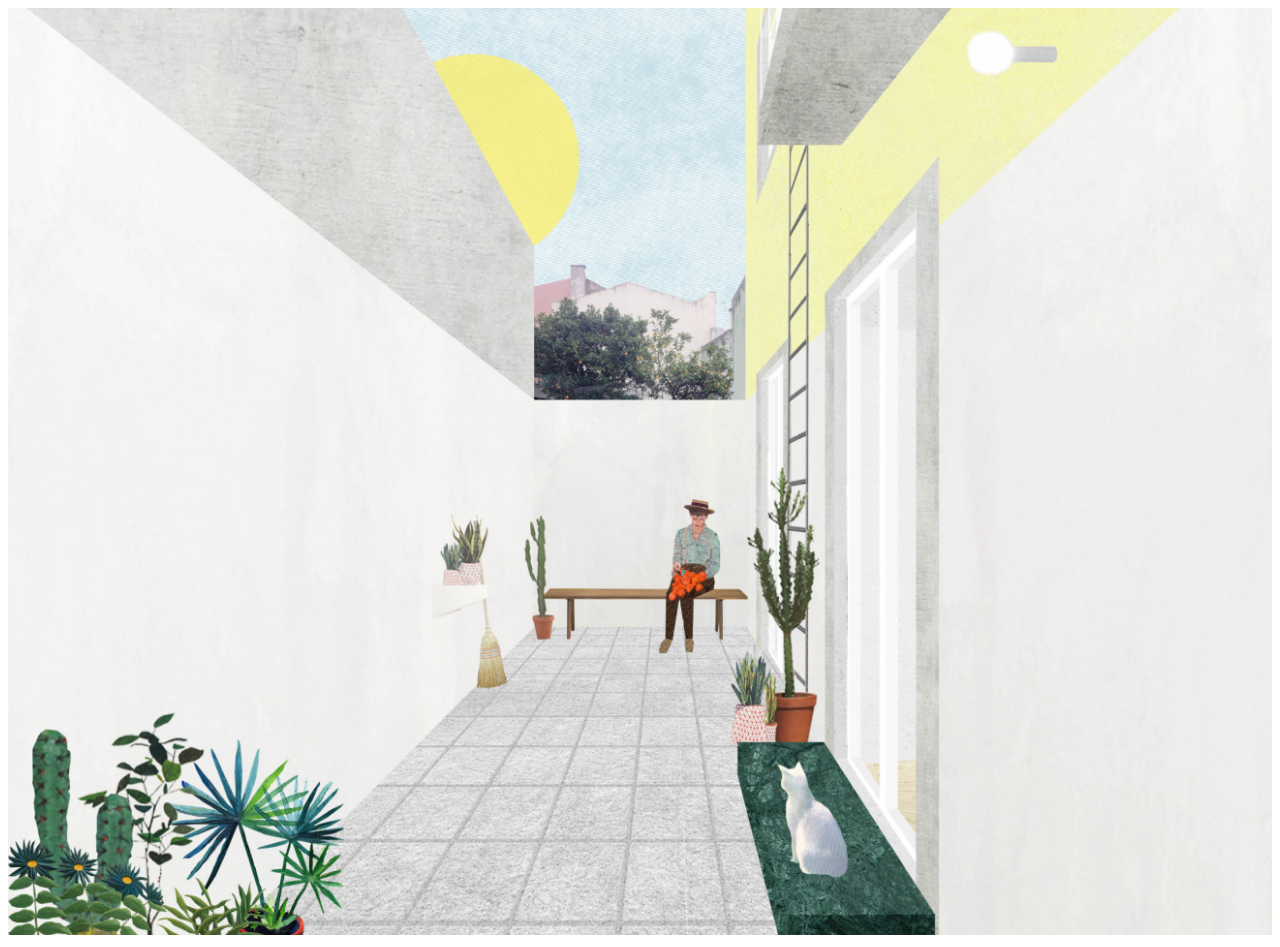
<file: balcony.html>
<!DOCTYPE html>
<html>

<head>
  <meta http-equiv="x-ua-compatible" content="ie=edge">
  <meta charset="utf-8">
  <meta name="viewport" content="width=device-width, initial-scale=1">
  <title>Balcony</title>
</head>
<body>
  <img src="img/balcony.jpg" width="100%" height="100%"/>
</body>
</html>
</file>
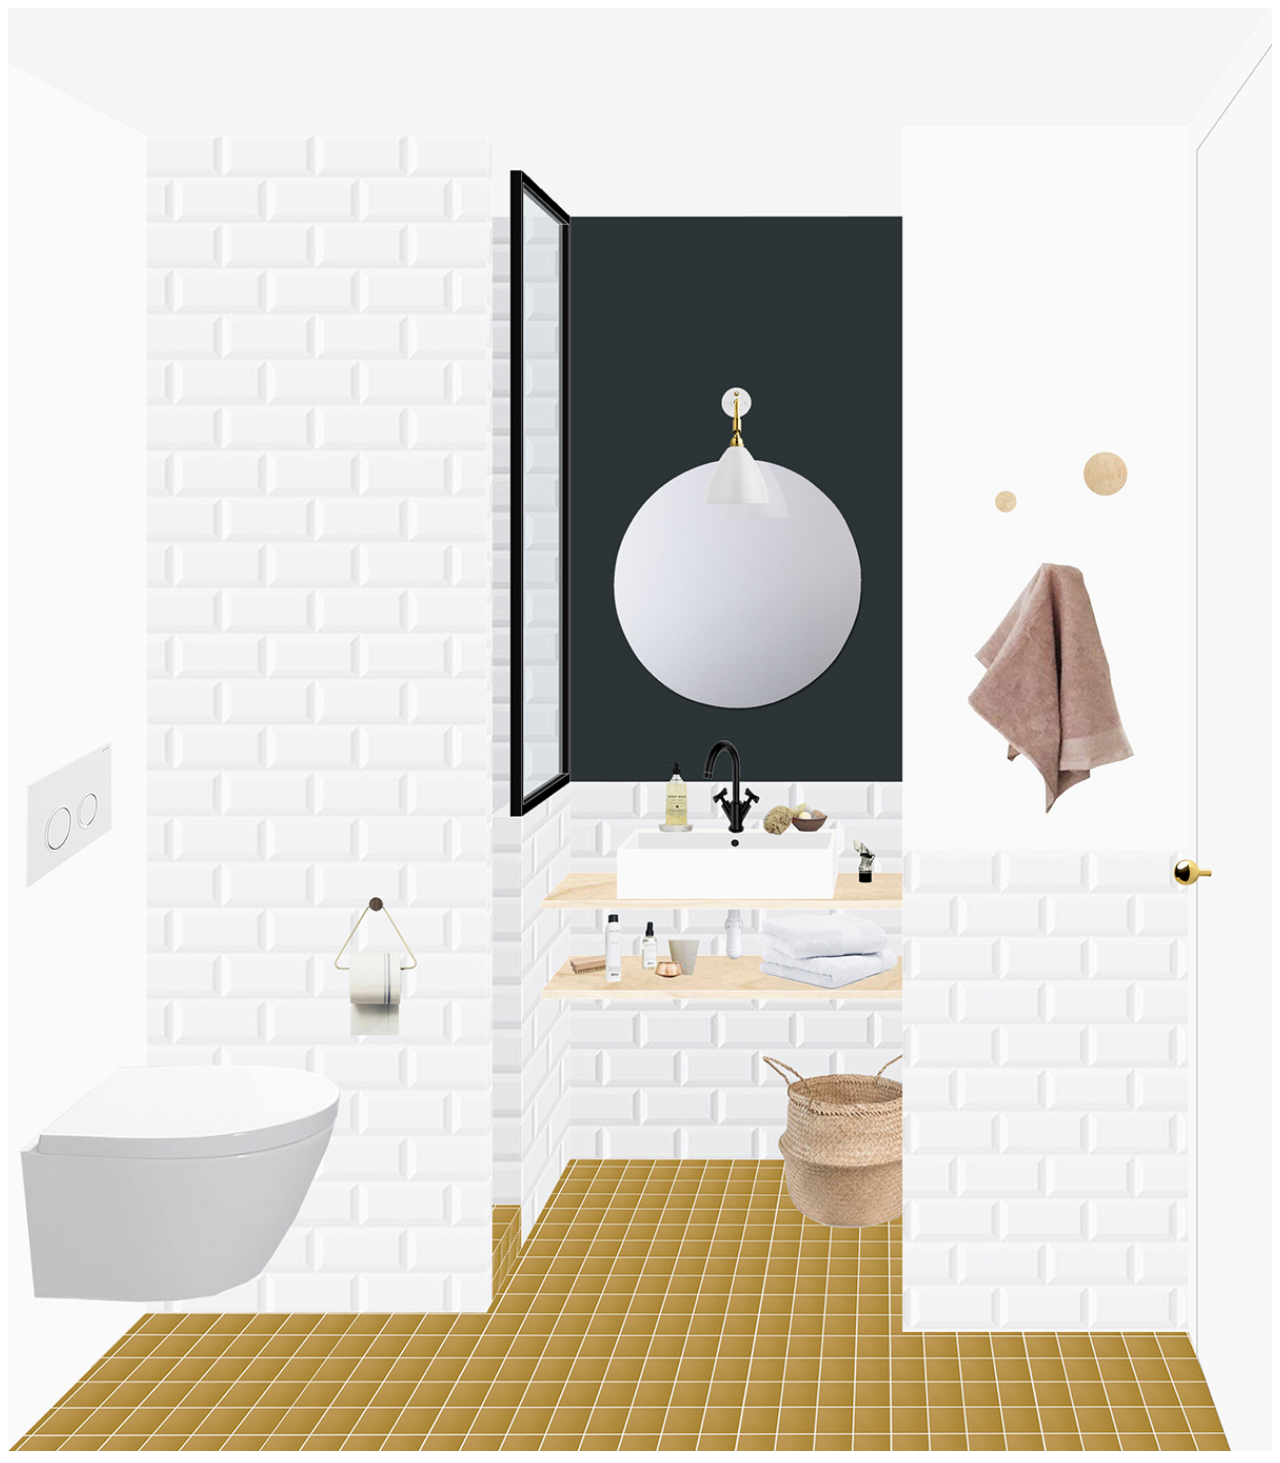
<file: bathroom.html>
<!DOCTYPE html>
<html>

<head>
  <meta http-equiv="x-ua-compatible" content="ie=edge">
  <meta charset="utf-8">
  <meta name="viewport" content="width=device-width, initial-scale=1">
  <title>Bathroom</title>
</head>
<body>
  <img src="img/bathroom.jpg" width="100%" height="100%"/>
</body>
</html>
</file>
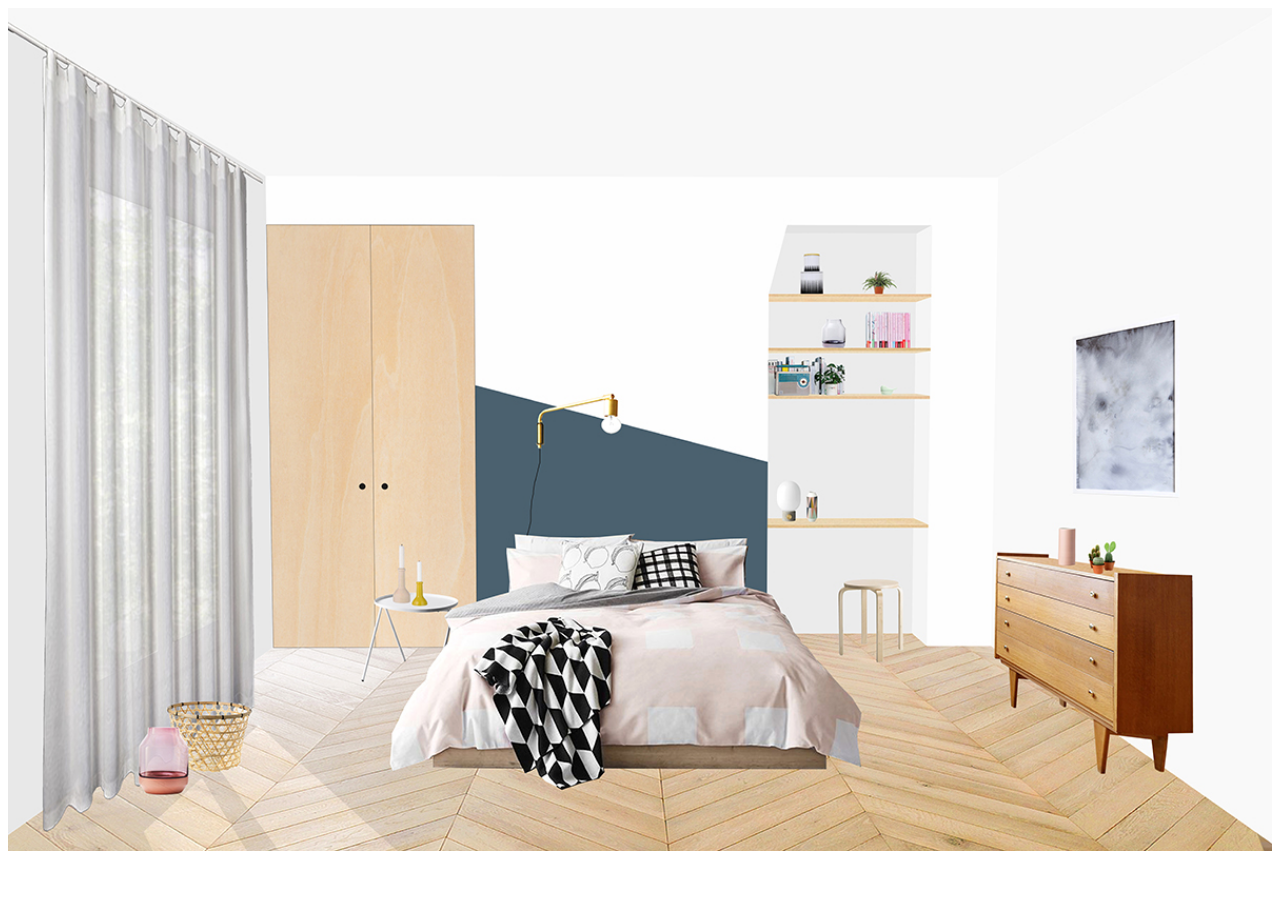
<file: bedroom.html>
<!DOCTYPE html>
<html>

<head>
  <meta http-equiv="x-ua-compatible" content="ie=edge">
  <meta charset="utf-8">
  <meta name="viewport" content="width=device-width, initial-scale=1">
  <title>Bedroom</title>
</head>
<body>
  <img src="img/bedroom.jpg" width="100%" height="100%"/>
</body>
</html>
</file>
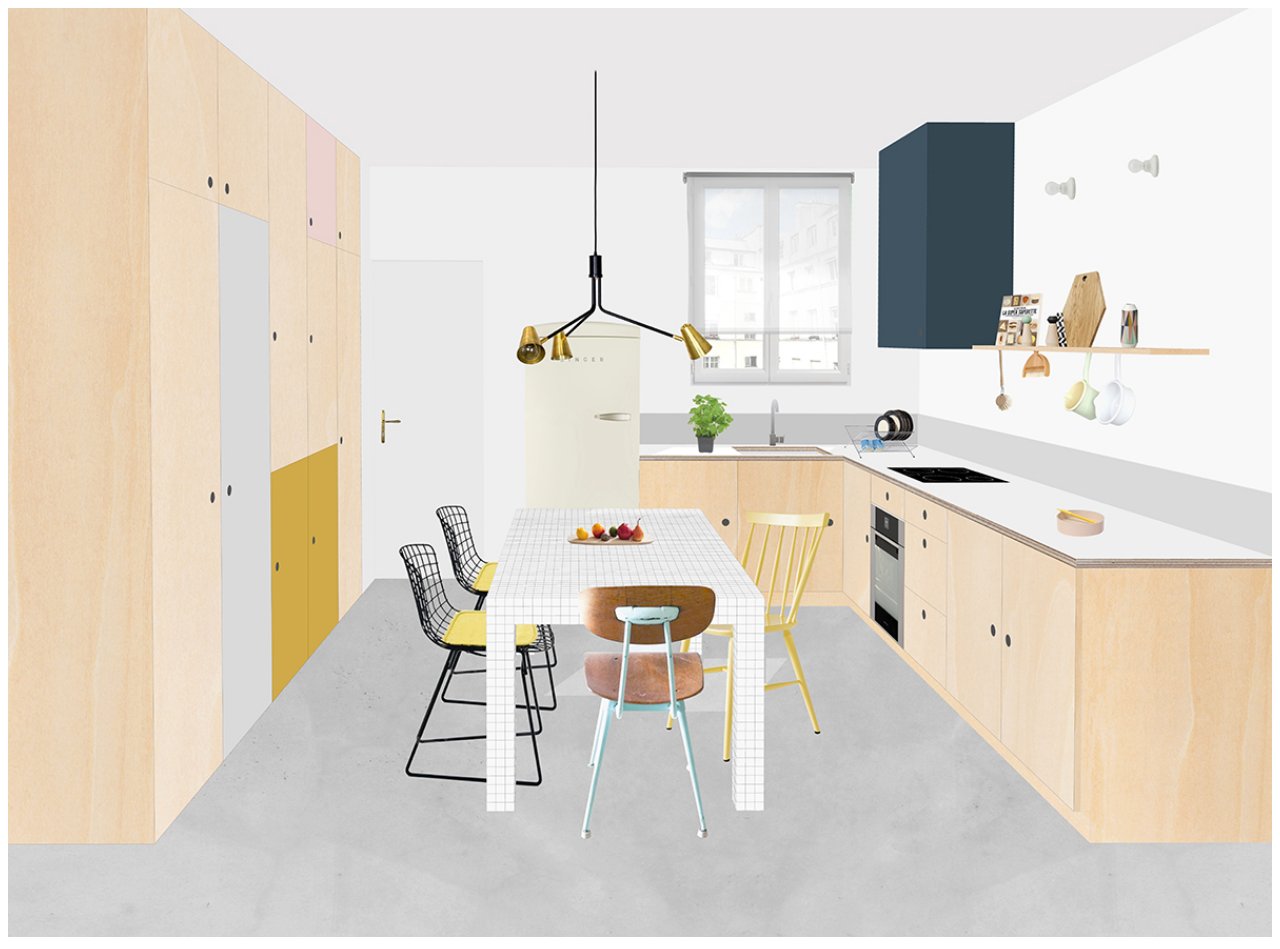
<file: kitchen.html>
<!DOCTYPE html>
<html>

<head>
  <meta http-equiv="x-ua-compatible" content="ie=edge">
  <meta charset="utf-8">
  <meta name="viewport" content="width=device-width, initial-scale=1">
  <title>Kitchen</title>
</head>
<body>
  <img src="img/kitchen.jpg" width="100%" height="100%"/>
</body>
</html>
</file>
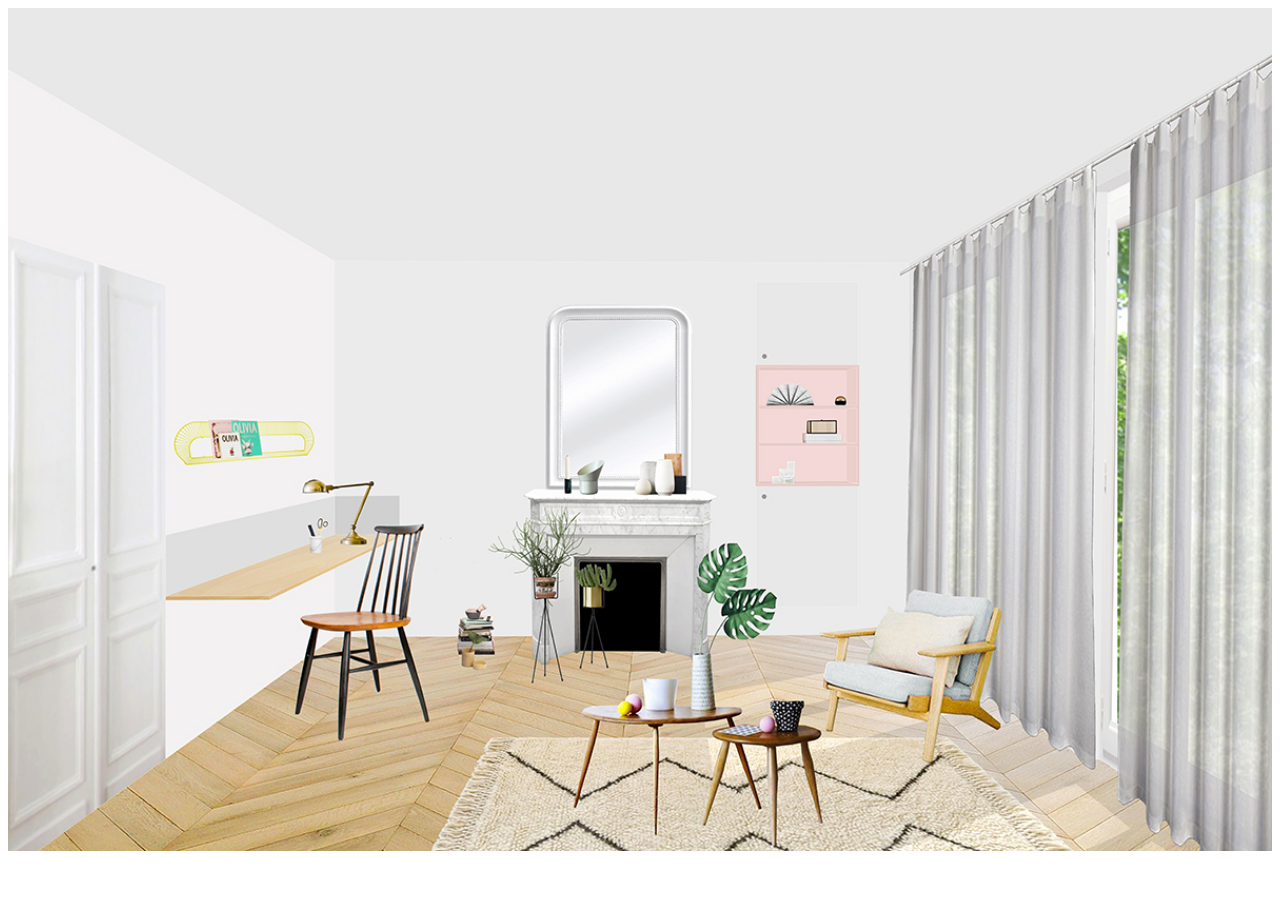
<file: livingroom.html>
<!DOCTYPE html>
<html>

<head>
  <meta http-equiv="x-ua-compatible" content="ie=edge">
  <meta charset="utf-8">
  <meta name="viewport" content="width=device-width, initial-scale=1">
  <title>Livingroom</title>
</head>
<body>
  <img src="img/livingroom.jpg" width="100%" height="100%"/>
</body>
</html>
</file>
